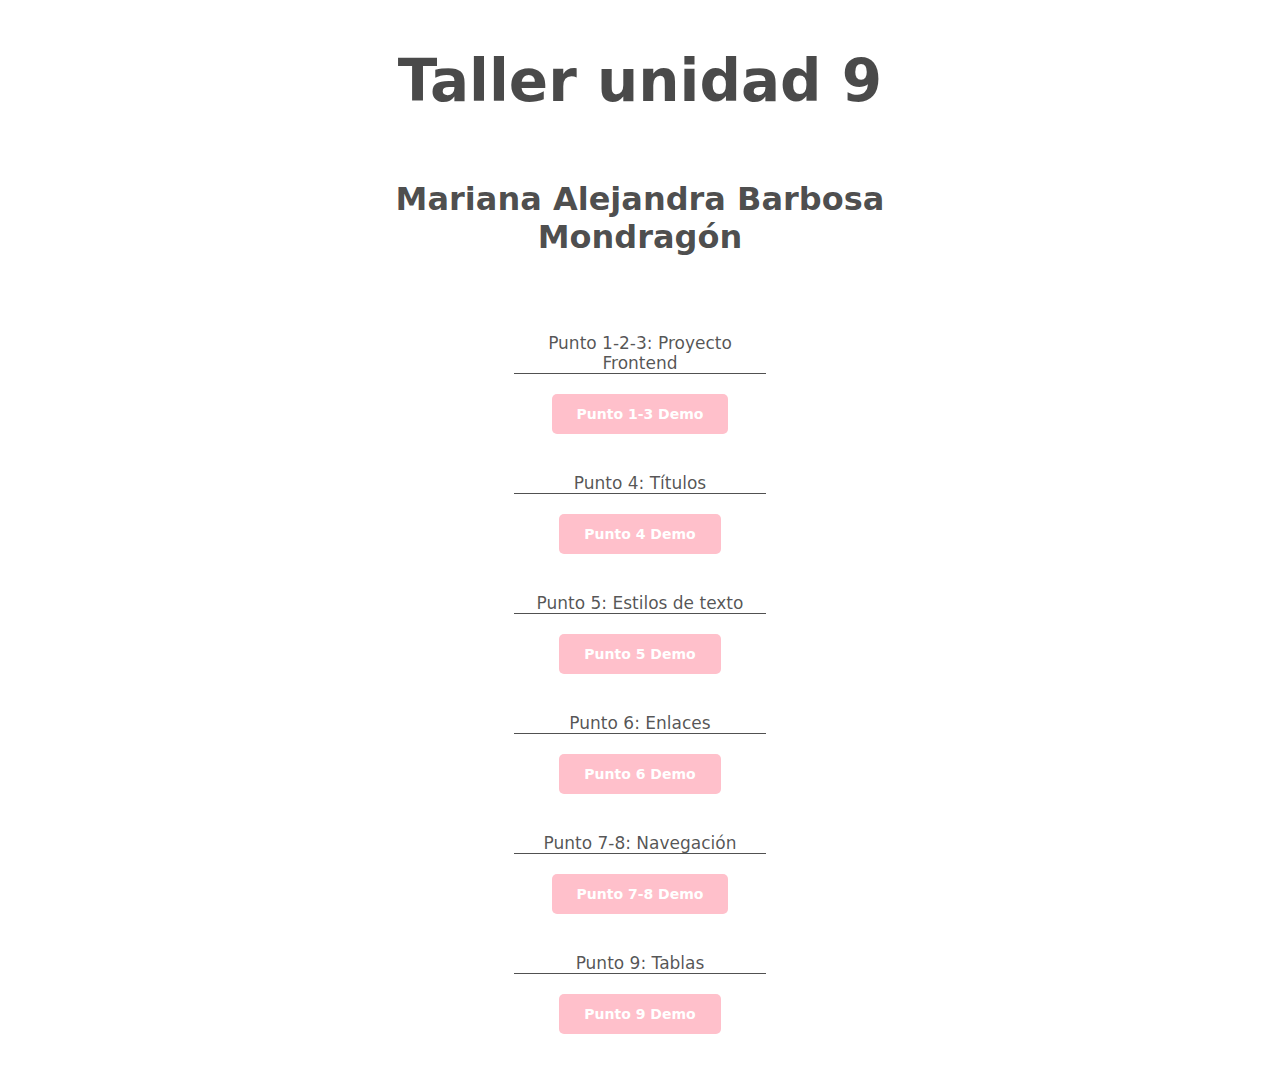
<file: index.html>
<!DOCTYPE html>
<html lang="en">

<head>
  <meta charset="UTF-8">
  <meta http-equiv="X-UA-Compatible" content="IE=edge">
  <meta name="viewport" content="width=device-width, initial-scale=1.0">
  <title>php example</title>
  <link rel="stylesheet" href="styles/style.css">
</head>

<body>
  <div>
    <h1> Taller unidad 9</h1>
    <h2>Mariana Alejandra Barbosa Mondragón</h2>
    <nav>
      <ul>
        <li>
          <p>
            Punto 1-2-3: Proyecto Frontend
          </p>
          <a href="./punto-1-3/index.html">
            Punto 1-3 Demo
          </a>
        </li>
        <li>
          <p>
            Punto 4: Títulos
          </p>
          <a href="./punto-1-3/punto-4/index.html">
            Punto 4 Demo
          </a>
        </li>
        <li>
          <p>
            Punto 5: Estilos de texto
          </p>
          <a href="./punto-1-3/punto-5/index.html">
            Punto 5 Demo
          </a>
        </li>
        <li>
          <p>
            Punto 6: Enlaces
          </p>
          <a href="./punto-1-3/punto-6/index.html">
            Punto 6 Demo
          </a>
        </li>
        <li>
          <p>
            Punto 7-8: Navegación
          </p>
          <a href="./punto-1-3/punto-7-8/index.html">
            Punto 7-8 Demo
          </a>
        </li>
        <li>
          <p>
            Punto 9: Tablas
          </p>
          <a href="punto-1-3/punto-9/index.html">
            Punto 9 Demo
          </a>
        </li>
      </ul>
    </nav>
  </div>
</body>

</html>
</file>
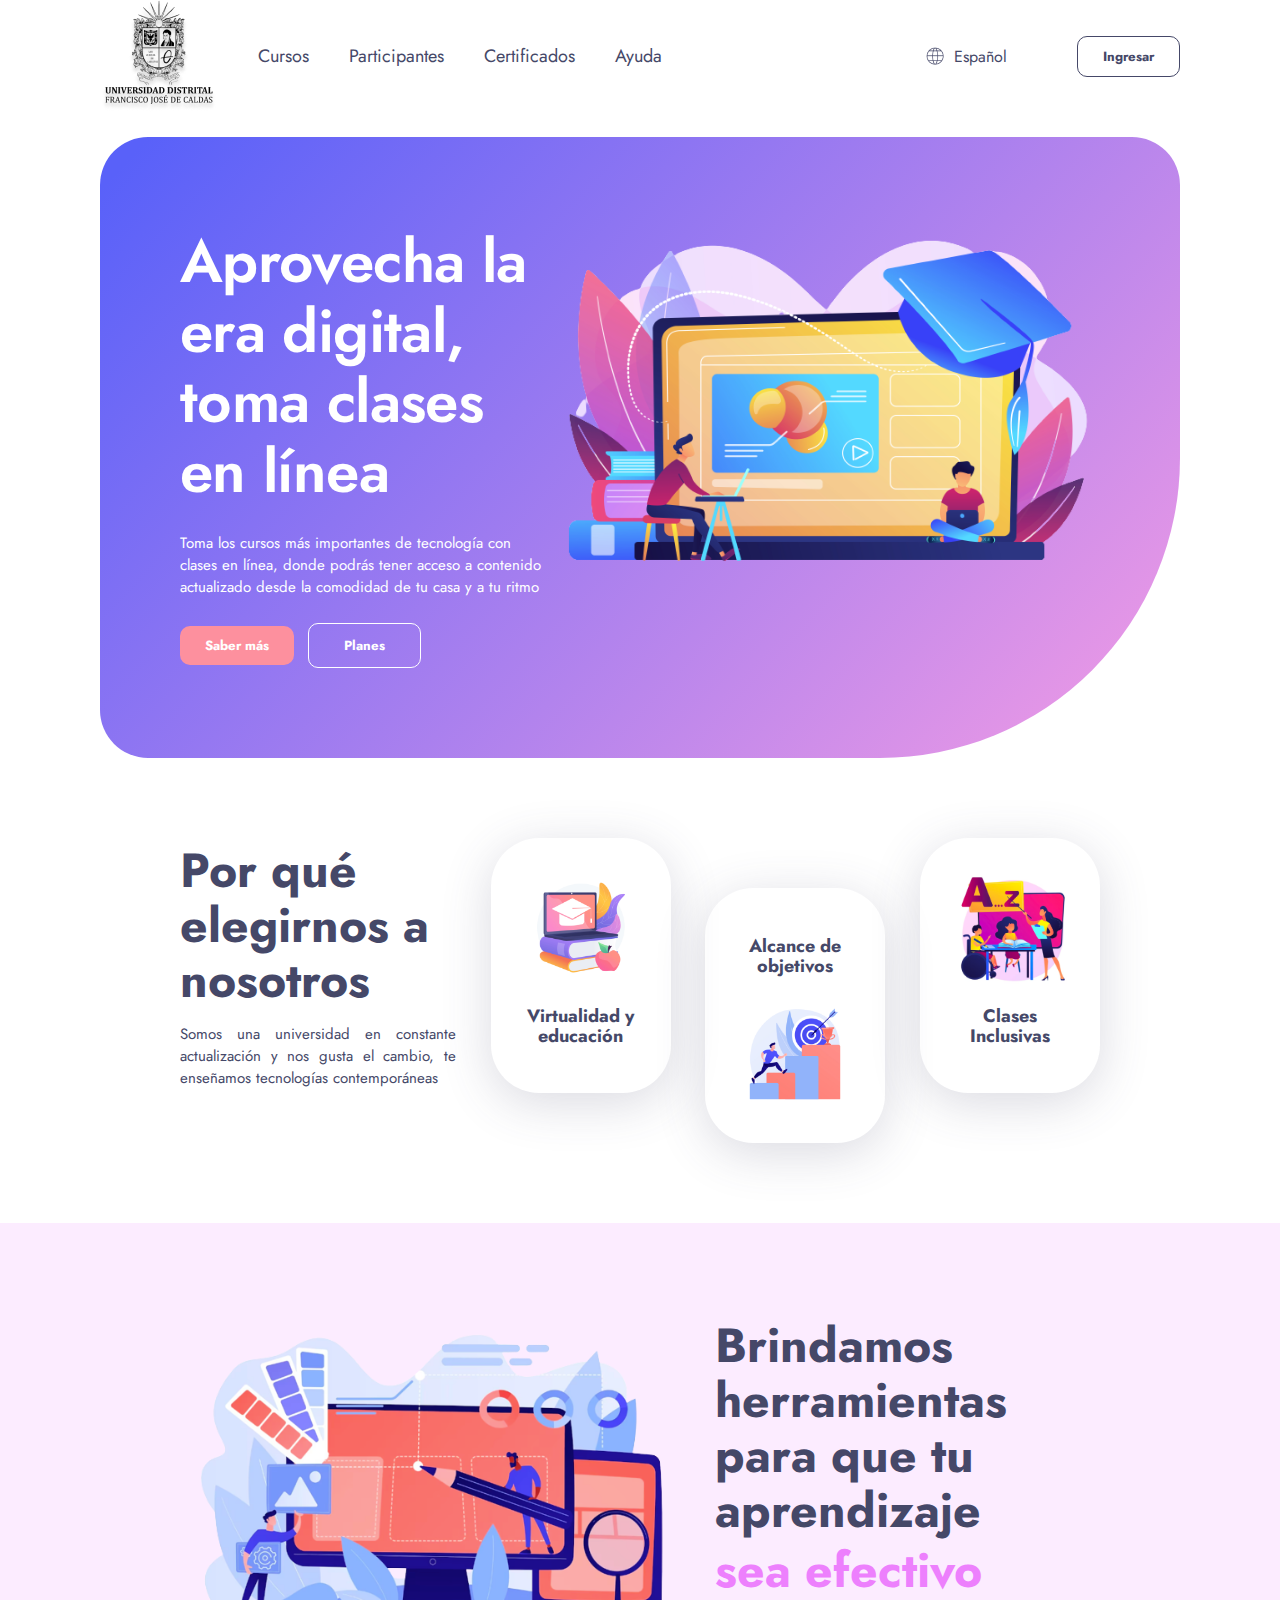
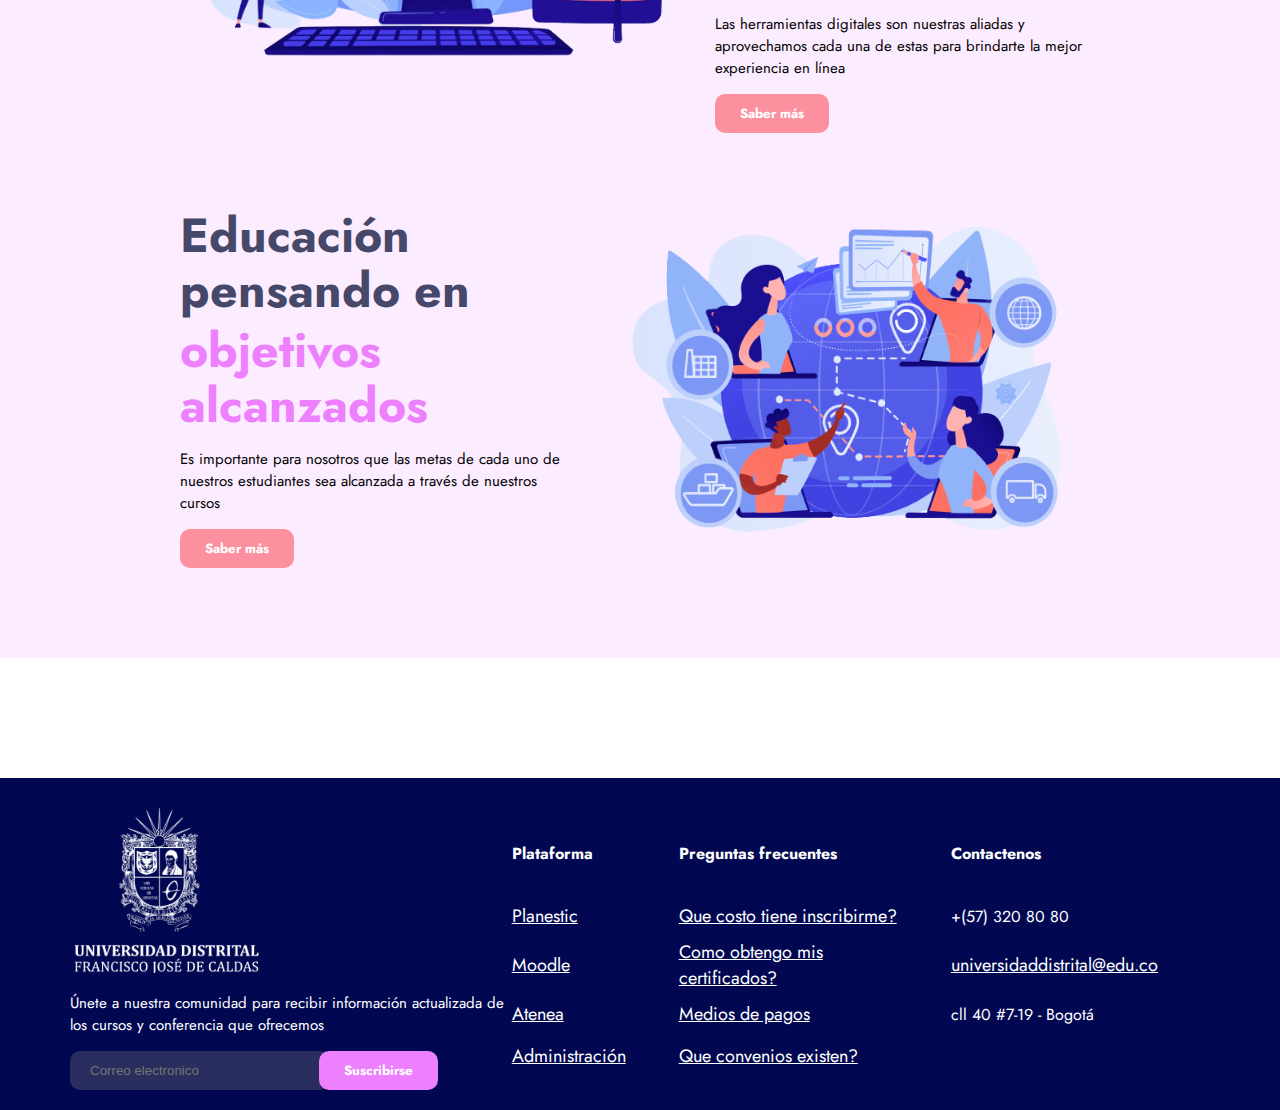
<file: punto 1-3/index.html>
<!DOCTYPE html>
<html lang="en">

<head>
    <meta charset="UTF-8">
    <meta name="viewport" content="width=device-width, initial-scale=1.0">
    <link rel="preconnect" href="https://fonts.googleapis.com">
<link rel="preconnect" href="https://fonts.gstatic.com" crossorigin>
<link href="https://fonts.googleapis.com/css2?family=Jost:wght@400;500&display=swap" rel="stylesheet">
    <link rel="stylesheet" href="styles/general-styles.css">
    <link rel="stylesheet" href="styles/header-styles.css">
    <link rel="stylesheet" href="styles/banner-styles.css">
    <link rel="stylesheet" href="styles/section-1-styles.css">
    <link rel="stylesheet" href="styles/section-2-styles.css">
    <link rel="stylesheet" href="styles/footer-styles.css">
    <title>UD Atenea cursos</title>
</head>

<body>
    <header>
        <div class="header__navigation">
            <img src="public/image/header-logo.png" alt="main-logo">

            <nav>
                <ul>
                    <li><a href="">Cursos</a></li>
                    <li><a href="">Participantes</a></li>
                    <li><a href="">Certificados</a></li>
                    <li><a href="">Ayuda</a></li>
                </ul>
            </nav>
        </div>

        <div class="header__settings">
            <div>
                <img src="public/image/header-world.png" alt="World">
                <span>Español</span>
            </div>

            <button>Ingresar</button>

        </div>


    </header>

    <main>
        <section id="banner">
     <div>
        <div>
            <h1>Aprovecha la era digital, toma clases en línea</h1>
            <p>Toma los cursos más importantes de tecnología con
                clases en línea, donde podrás tener acceso a contenido
                actualizado desde la comodidad de tu casa y a tu ritmo
            </p>

            <button class="button--orange">Saber más</button>
            <button class="button--white">Planes</button>
        </div>
    </div>
        <div>
            <img src="public/image/banner-online.png" alt="banner" width="550px" height="350px">
        </div>
        


    </section>

        <section id="section-1">

            <div class="section-1__info">
                <h2>Por qué elegirnos a nosotros</h2>
                <p>Somos una universidad en constante actualización
                    y nos gusta el cambio, te enseñamos tecnologías
                    contemporáneas
                </p>
            </div>
            <div class="section-1__card">
                <img src="public/image/section1-education.png" alt="education" width="120px" height="120px">
                <h3>Virtualidad y educación</h3>

            </div>
            <div class="section-1__card section-1__card-down">
                <h3>Alcance de objetivos</h3>
                <img src="public/image/section1-goals.png" alt="goals" width="120px" height="120px">
            </div>
            <div class="section-1__card">
                <img src="public/image/section1-teach.png" alt="teach" width="120px" height="120px">
                <h3>Clases Inclusivas</h3>
            </div>

        </section>

        <section id="section-2">
            <div class="section-2__info">
                <img src="public/image/section2-tools.png" alt="tools" width="500px" height="350px">
                <div>
                <h2>Brindamos herramientas para que tu aprendizaje </h2>
                <h2 class="section-2_sub-pink">sea efectivo</h2>
                <p>Las herramientas digitales son nuestras aliadas
                    y aprovechamos cada una de estas para brindarte
                    la mejor experiencia en línea
                </p>

                <button class="button--orange">Saber más</button>

            </div>
        </div>
            <div class="section-2__info">
                <div>
                    <h2>Educación pensando en </h2>
                    <h2 class="section-2_sub-pink">objetivos alcanzados</h2>
                    <p>Es importante para nosotros que las metas
                        de cada uno de nuestros estudiantes sea
                        alcanzada a través de nuestros cursos
                    </p>

                    <button class="button--orange">Saber más</button>
                </div> 
               
                    <img src="public/image/section2-goals.png" 
                    alt="goals" 
                    width="500px" 
                    height="350px">
            </div> 

        </section>
    </main>

    <footer id="footer">
        <div class="footer__info">
            <img src="public/image/footer-logo.png" alt="logo" width="200px" height="175"
            >
            <div>
                <p>Únete a nuestra comunidad para recibir información actualizada 
                    de los cursos y conferencia que ofrecemos
                    </p>

                    <form>
                        <input
                        type="email"
                        name="user_email"
                        placeholder="Correo electronico"
                        >
                        <button class="button--pink">Suscribirse</button>
                    </form>
            </div>

        </div>
        
        <div>
            <table>
                <tr>
                    <th>Plataforma</th>
                    <th>Preguntas frecuentes</th>
                    <th>Contactenos</th>
                </tr>
                <tr>
                    <td><a href="">Planestic</a></td>
                    <td><a href="">Que costo tiene inscribirme?</a></td>
                    <td>+(57) 320 80 80</td>
                </tr>
                <tr>
                    <td><a href="">Moodle</a></td>
                    <td><a href="">Como obtengo mis certificados?</a></td>
                    <td><a href="">universidaddistrital@edu.co</a></td>
                
                </tr>
                <tr>
                    <td><a href="">Atenea</a></td>
                    <td><a href="">Medios de pagos</a></td>
                    <td>cll 40 #7-19 - Bogotá</td>
                </tr>
                <tr>
                    <td><a href="">Administración</a></td>
                    <td><a href="">Que convenios existen?</a></td>
                    
                </tr>
            </table>
        </div>

    </footer>
</body>

</html>
</file>
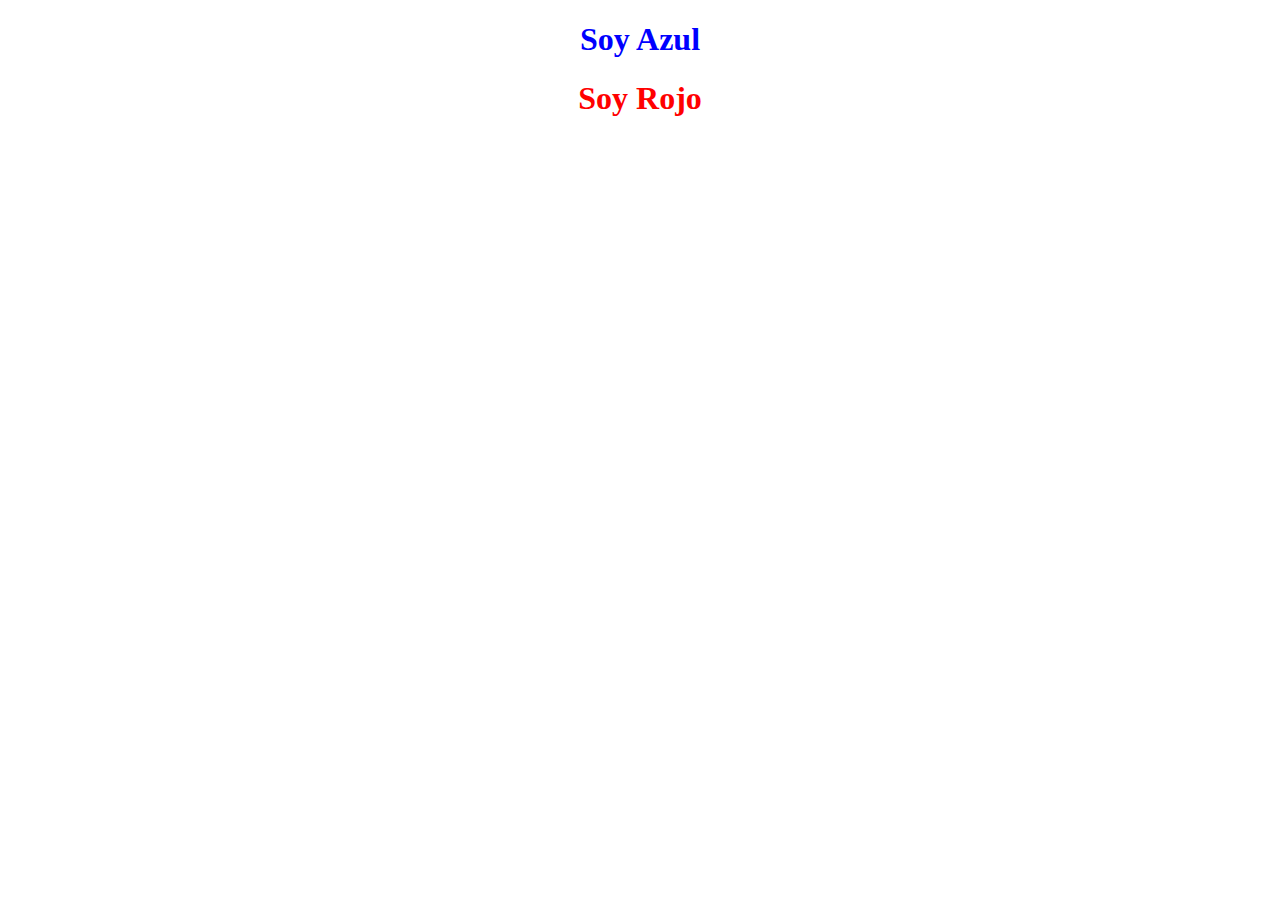
<file: punto-1-3/punto-4/index.html>
<!DOCTYPE html>
<html lang="en">
<head>
    <meta charset="UTF-8">
    <meta name="viewport" content="width=device-width, initial-scale=1.0">
    <link rel="stylesheet" href="texto-style.css">
    <title>Document</title>
</head>
<body>
    <div class="text">
        <h1>Soy Azul</h1>
        <h1 class="text-sub-red">Soy Rojo</h1>
    </div>
    
</body>
</html>
</file>
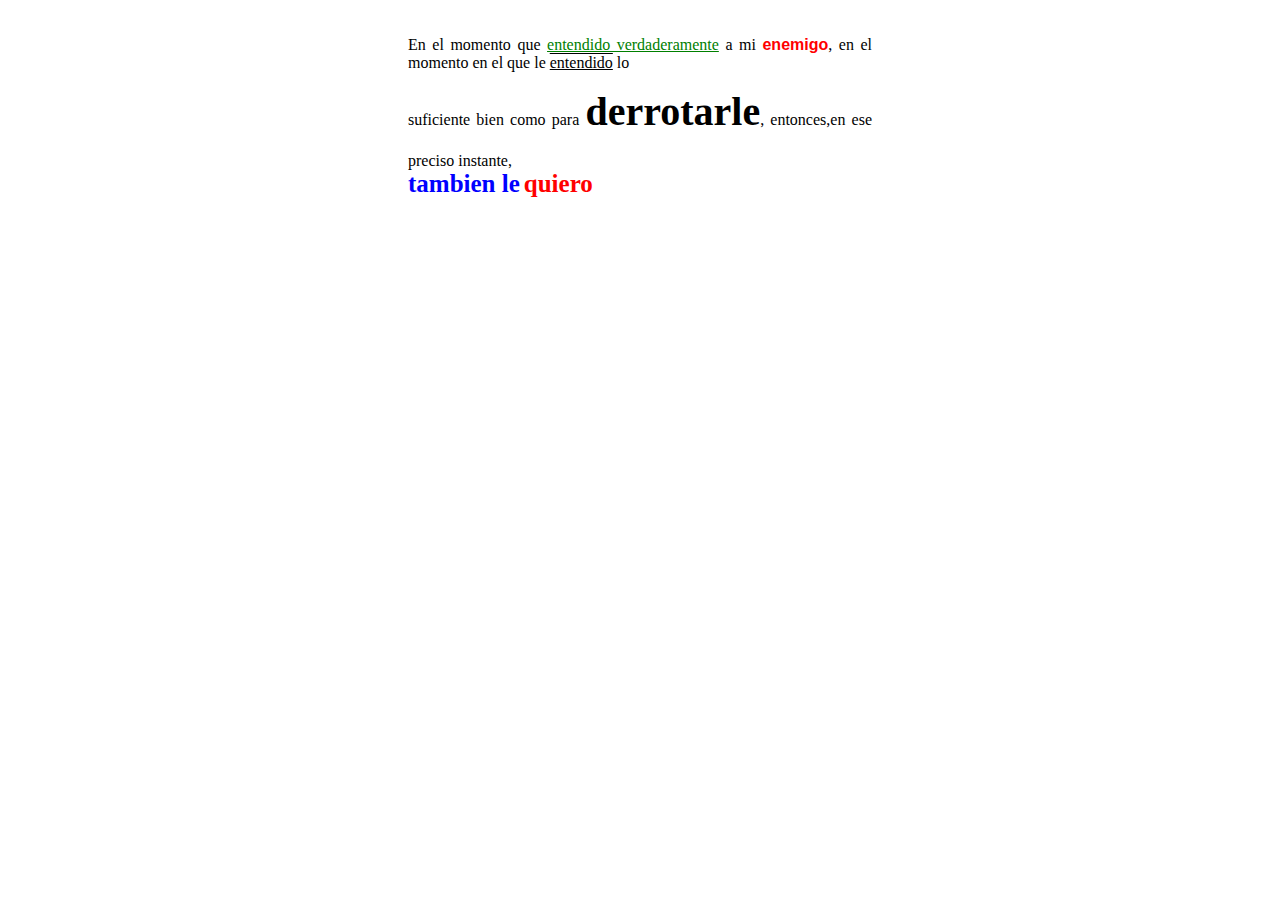
<file: punto-1-3/punto-5/index.html>
<!DOCTYPE html>
<html lang="en">
<head>
    <meta charset="UTF-8">
    <meta name="viewport" content="width=device-width, initial-scale=1.0">
    <link rel="stylesheet" href="parrafo-styles.css">
    <title>Taller 9 punto # 5 </title>
</head>
<body>
    <header>
    <p class="poema"> En el momento que <span class="color-1"> entendido verdaderamente</span> a mi <span class="color-2">enemigo</span>, en el momento en el que le <span class="style-text">entendido</span> lo <br>
         suficiente bien como para <b>derrotarle</b>, entonces,en ese preciso instante,<br>
         <span class="color-3">tambien le</span> <span class="color-4">quiero</span><br>
    </p>
</header>

</body>
</html>
</file>
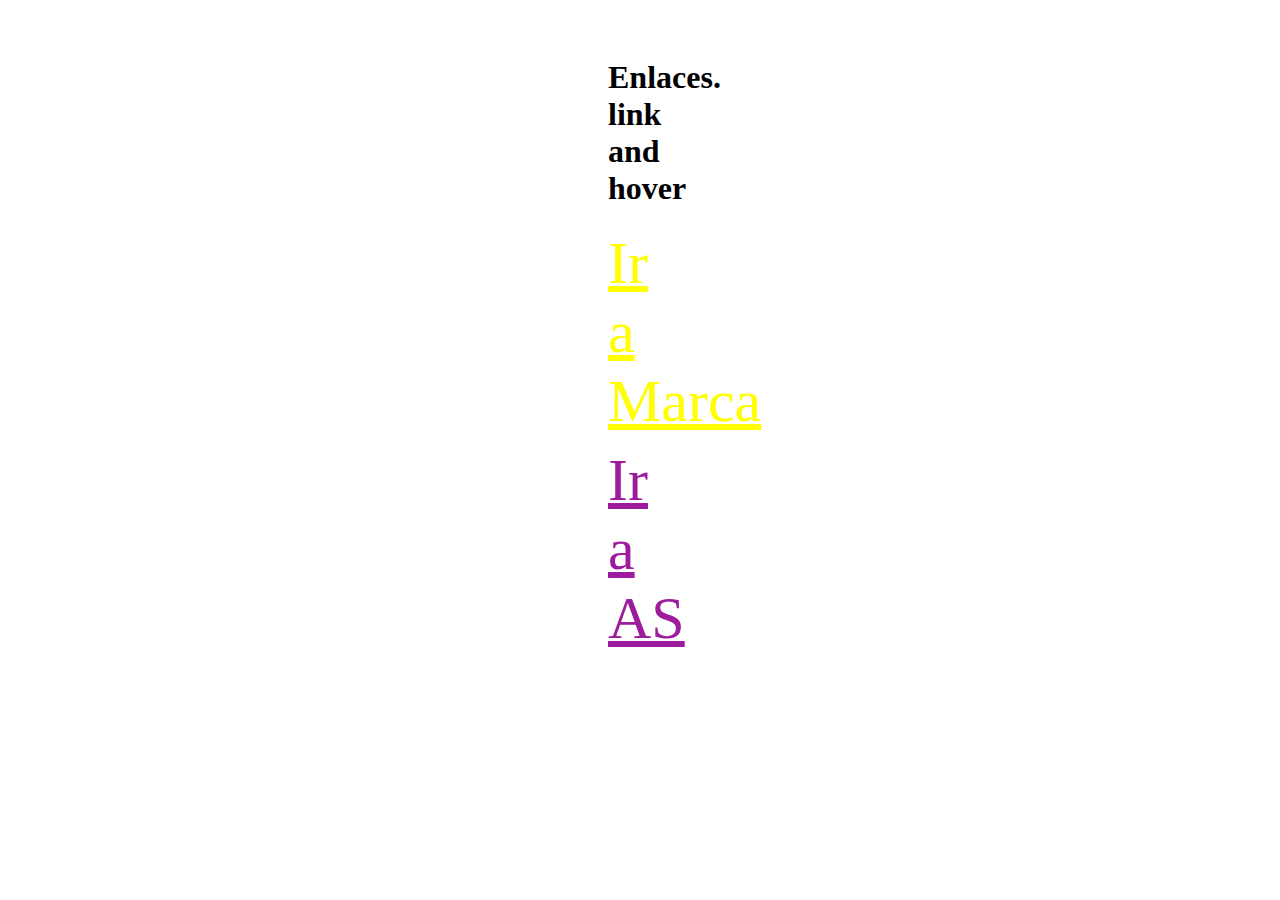
<file: punto-1-3/punto-6/index.html>
<!DOCTYPE html>
<html lang="en">
<head>
    <meta charset="UTF-8">
    <meta name="viewport" content="width=device-width, initial-scale=1.0">
    <link rel="stylesheet" href="link-style.css">
    <title>taller 9 punto # 5</title>
</head>
<body>

    <h1 class="tittle">Enlaces. link and hover</h1>

    <a href="https://www.marca.com/">Ir a Marca</a>

    <a href="https://colombia.as.com/" class="link">Ir a AS</a>

</body>
</html>
</file>
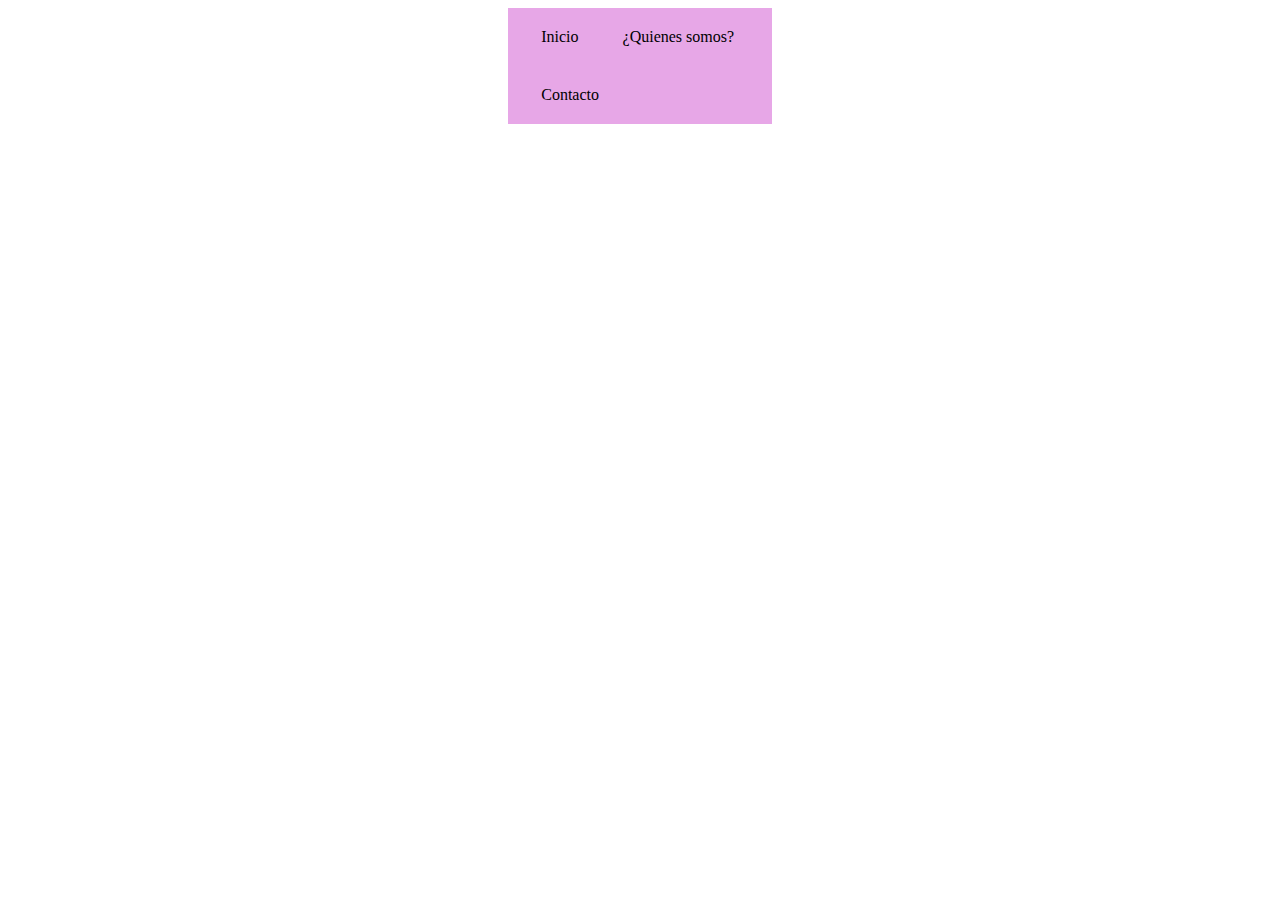
<file: punto-1-3/punto-7-8/index.html>
<!DOCTYPE html>
<html lang="en">
<head>
    <meta charset="UTF-8">
    <meta name="viewport" content="width=device-width, initial-scale=1.0">
    <link rel="stylesheet" href="lista-style.css">
    <title>Document</title>
</head>
<body>
    <header>
            <ul class="lista">
                <li><a href="">Inicio</a></li>
                <li><a href="">¿Quienes somos?</a></li>
                <li><a href="">Contacto</a></li>
           </ul>
</header>
</body>
</html>
</file>
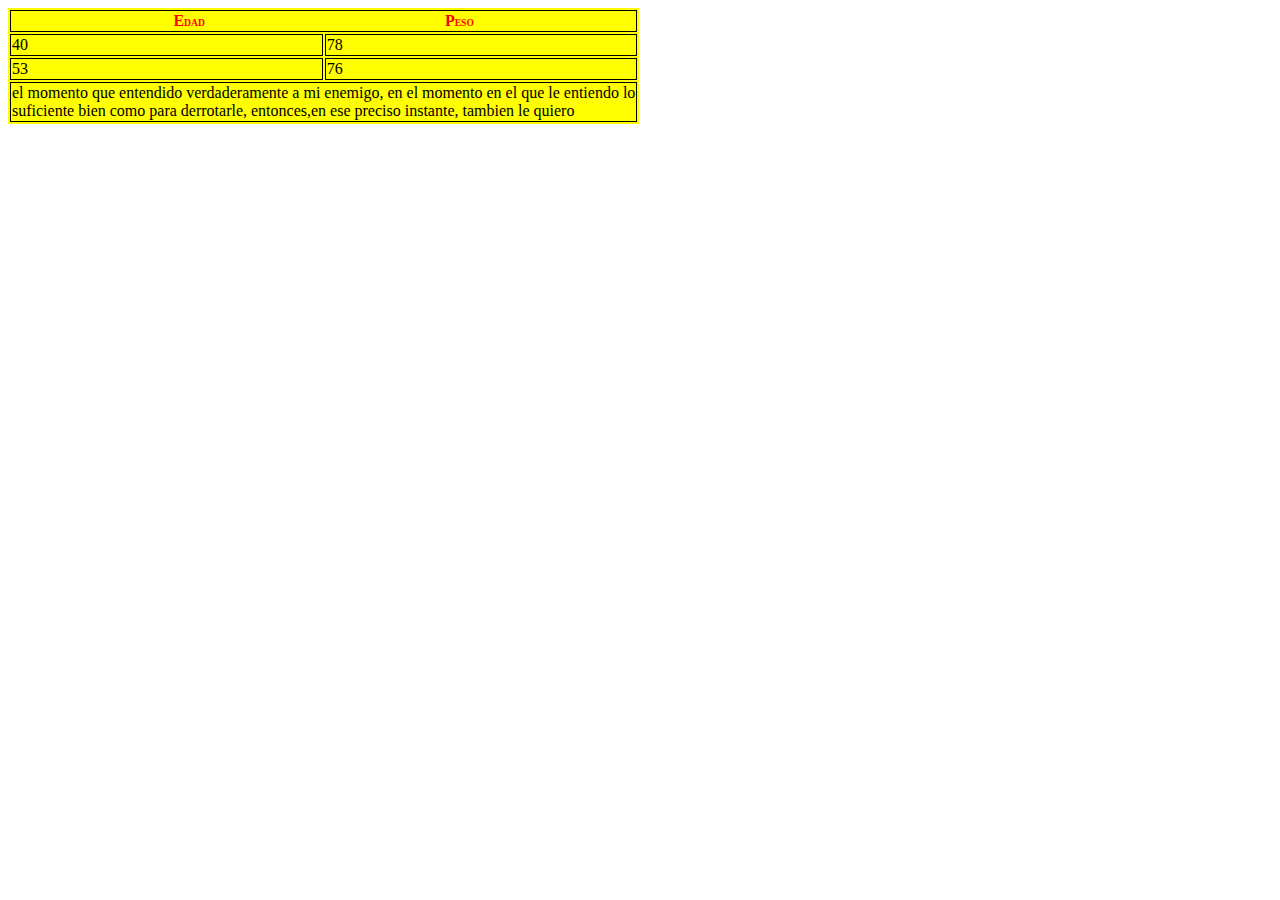
<file: punto-1-3/punto-9/index.html>
<!DOCTYPE html>
<html lang="en">
<head>
    <meta charset="UTF-8">
    <meta name="viewport" content="width=device-width, initial-scale=1.0">
    <link rel="stylesheet" href="tabla.css">
    <title>taller 9 punto # 9</title>
</head>
</head>
<body>
    <div class="tabla">
        <table>    
            <div class="tabla">
                <table>
                    <thead>
                        <tr>
                            <th colspan="2" class="encabezado">
                                <div class="container">
                                    <span class="izquierda">E<span class="resto">dad</span></span>
                                    <span class="derecha">P<span class="resto">eso</span></span>
                                </div>
                            </th>
                        </tr>
                    </thead>
          <tbody>
            <tr>
                <td> 40 </td>
                <td> 78 </td>
                
            </tr>
            <tr>
                <td> 53 </td>
                <td> 76 </td>
            </tr>
            <tr>
                <td colspan="2">el momento que entendido verdaderamente a mi enemigo, en el momento en el que le entiendo lo<br>
                     suficiente bien como para derrotarle, entonces,en ese preciso instante, tambien le quiero</td>
            </tr>
        </tbody>
        </table>
    </div>
</body>
</html>
</file>
<file: styles/style.css>
body {
    text-align: center;
    color: #000000b5;
    font-family: system-ui, -apple-system;
  }
  
  body,
  div {
    display: flex;
    justify-content: center;
    align-items: center;
  }
  
  div {
    flex-direction: column;
    width: 50%;
    height: 50%;
    text-align: center;
  }
  
  h1 {
    font-size: 58px;
  }
  
  h2 {
    font-size: 32px;
  }
  
  nav {
    width: 40%;
  }
  
  ul {
    padding: 0;
    text-align: center;
    list-style: none;
  }
  
  li {
    margin: 50px 0;
  }
  
  p {
    margin: 40px 0 30px;
    color: #000000ae;
    font-size: 17px;
    border-bottom: 1px solid;
  }
  
  a {
    padding: 12px 25px;
    color: #ffffff;
    background-color: pink;
    border: none;
    border-radius: 5px;
    font-family: system-ui, -apple-system;
    font-size: 14px;
    font-weight: bold;
    text-decoration: none;
    cursor: pointer;
  }
  
  a:hover {
    background-color: #e87537e2;
  }
</file>
<file: punto 1-3/styles/general-styles.css>
a {
    font-family: 'Jost', sans-serif;
    font-size: 18px;
}

button {
    padding: 10px 25px;
    font-family: 'Jost', sans-serif;
    font-weight: bold;
    border-radius: 10px;
    cursor: pointer;

}

.button--orange {
    margin-right: 10px;
    background-color: #fd909e;
    color: #fff; 
    border: none;
}

h2{
    margin: 5px 0px;
    color: #454868;
    font-family: 'Jost', sans-serif;
    font-size: 48px;
    line-height: 55px;
    letter-spacing: -0,64;
}

body {
    margin: 0px;
}
</file>
<file: punto 1-3/styles/header-styles.css>
header {
    display: flex;
    justify-content: space-between;
    margin: 0px 100px;
}

.header__navigation {
    display: flex;
    align-items: center;
}

nav ul { 
    display: flex;
    gap: 40px;
    list-style: none;
}

nav ul a { 
    color: #454868;
    text-decoration: none;
}

.header__settings {
    display: flex;
    align-items: center;
    gap: 70px;
}

.header__settings div {
    display: flex;
    align-items: center;
    gap: 10px;
    font-family: 'Jost', sans-serif;
    font-weight: 400;
    color: #454868;

}

.header__settings button {
    background-color: transparent;
    color: #454868;
    border: 1px solid #454868;
}
</file>
<file: punto 1-3/styles/banner-styles.css>
#banner {
    display: flex;
    padding: 90px 80px;
    margin: 25px 100px;
    background: linear-gradient(313.18deg, #EE9AE5 3.28%, #5961F9 97.04%);
    border-radius: 48px 48px 300px 48px;
}

h1 {
    margin: 0px;
    color: #ffff;
    font-family: 'Jost', sans-serif;
    font-size: 60px;
    font-weight: 600;
    line-height: 70px;
    letter-spacing: -0.64px;
}

#banner p{
    margin: 25px 0px;
    color: #ffff;
}

.button--white{
    padding: 12px 35px;
    background-color: transparent;
    color: #ffff;
    border: 1px solid #ffff;
}
</file>
<file: punto 1-3/styles/section-1-styles.css>
#section-1{
    display: flex;
    justify-content: space-between;
    margin: 50px 180px;
    padding: 30px 0px;
}
.section-1__info {
    width: 30%;
  
}

.section-1__info p {
    color: #454868;
    text-align: justify;
}

.section-1__card{
    display: flex;
    flex-direction: column;
    align-items: center;
    justify-content: space-between;
    width: min-content;

    height: 195px;
    padding: 30px;
    border-radius: 48px;
    box-shadow: 0px 10px 50px #45486833;

}

.section-1__card-down{
    margin-top: 50px;
}

.section-1__card h3 { 
    font-family: 'Jost', sans-serif;
    color: #454868;
    font-size: 18px;
    line-height: 20px;
    letter-spacing: -0,64px;
    text-align: center;

}

p {
    font-family: 'Jost', sans-serif;
    font-size: 15px;
    font-weight: 300px;

}
</file>
<file: punto 1-3/styles/section-2-styles.css>
#section-2{
    padding: 20px 180px;
    background-color: #ed80fd26;
}

.section-2__info{
    display: flex;
    gap: 35px;
    margin: 70px 0px;

}

.section-2_sub-pink{
    color: #ed80fd;
}
</file>
<file: punto 1-3/styles/footer-styles.css>
#footer {
    display: flex;
    justify-content: space-between;
    align-items: center;

    margin-top: 120px;
    padding: 20px 70px;
    background-color: #010851;
    color: #fff;

}

.footer__info {
    width: 40%;
}

input {
    width: 220px;
    padding: 12px 20px;
    margin-right: -15px;
    border: none;
    border-radius: 10px;
    background-color: #45486899;

}

.button--pink{
    background-color: #ed80fd;
    color: #fff;
    border: none;
}

table{
    font-family: 'Jost', sans-serif;
    text-align: left;
}

tr {
    height: 40px;
}
 th{
   height:  80px;
 }
 td{
   padding-right: 50px;
 }

 td a { color: #fff
}
</file>
<file: punto-1-3/punto-4/texto-style.css>
.text {
    color: blue;
    text-align: center;
}

.text-sub-red {
    color: red;
}
</file>
<file: punto-1-3/punto-5/parrafo-styles.css>
header {
    display: flex;
    justify-content: space-between;
    align-items: center;

    margin-top: 10px;
    padding: 10px 400px;
  }

  .poema {

    text-align: justify;
}


p {
    text-align: center;
    color :black;
}

b {
    font-size: 40px;
    line-height: 80px;
    
}

.color-1 {
    color: green;
    text-decoration: underline;
    
}

.color-2 {
    color:red;
    font-weight: bold;
    font-family: arial;
}

.style-text {
    text-decoration: overline underline;
}

.color-3{
    color: blue;
    font-weight: bold;
    font-size: 25px;
}


.color-4 {
    color: red;
    font-weight: bold;
    font-size: 25px;
}
</file>
<file: punto-1-3/punto-6/link-style.css>
body {
    text-align: justify;
    padding: 30px 600px;
}

a {
    display: block; 
    margin-bottom: 10px;
    color: yellow;
    font-size: 60px;
}

.link {
    color: rgb(157, 28, 157);

}

.tittle {
    text-align: left;
}
</file>
<file: punto-1-3/punto-7-8/lista-style.css>
header {
    background-color: rgb(231, 167, 231);
    display: flex;
    justify-content: space-between;
    margin: 0px 500px;
}
.lista {
   list-style: none;
   padding: 0px;
   width: 90%;
   max-width: 1000px;
   margin: auto;
}

.lista li a {
    text-decoration: none;
    color: black;
    padding: 20px;
    display: block;
}

.lista li {
    display: inline-block;
    text-align: center;
}

.lista li a:hover{
    background: #1905a0;
}
</file>
<file: punto-1-3/punto-9/tabla.css>
table{
    background-color: yellow;
}

  th, td {
    border: 1px solid black;
    text-align: left;;
}

th {

    color: red;
}

.mayuscula {
    text-transform: capitalize;
    font-weight: bold;
  }
  
  .resto {
    text-transform: uppercase;
    font-weight: bold;
    font-size: 0.6em;

  }
  
.encabezado {
    text-align: center;
  }
  
  .container {
    display: flex;
    justify-content: center;
  }
  
  .encabezado .izquierda {
    margin-right: 120px; 
  }
  
  .encabezado .derecha {
    margin-left: 120px; 
  }
</file>
